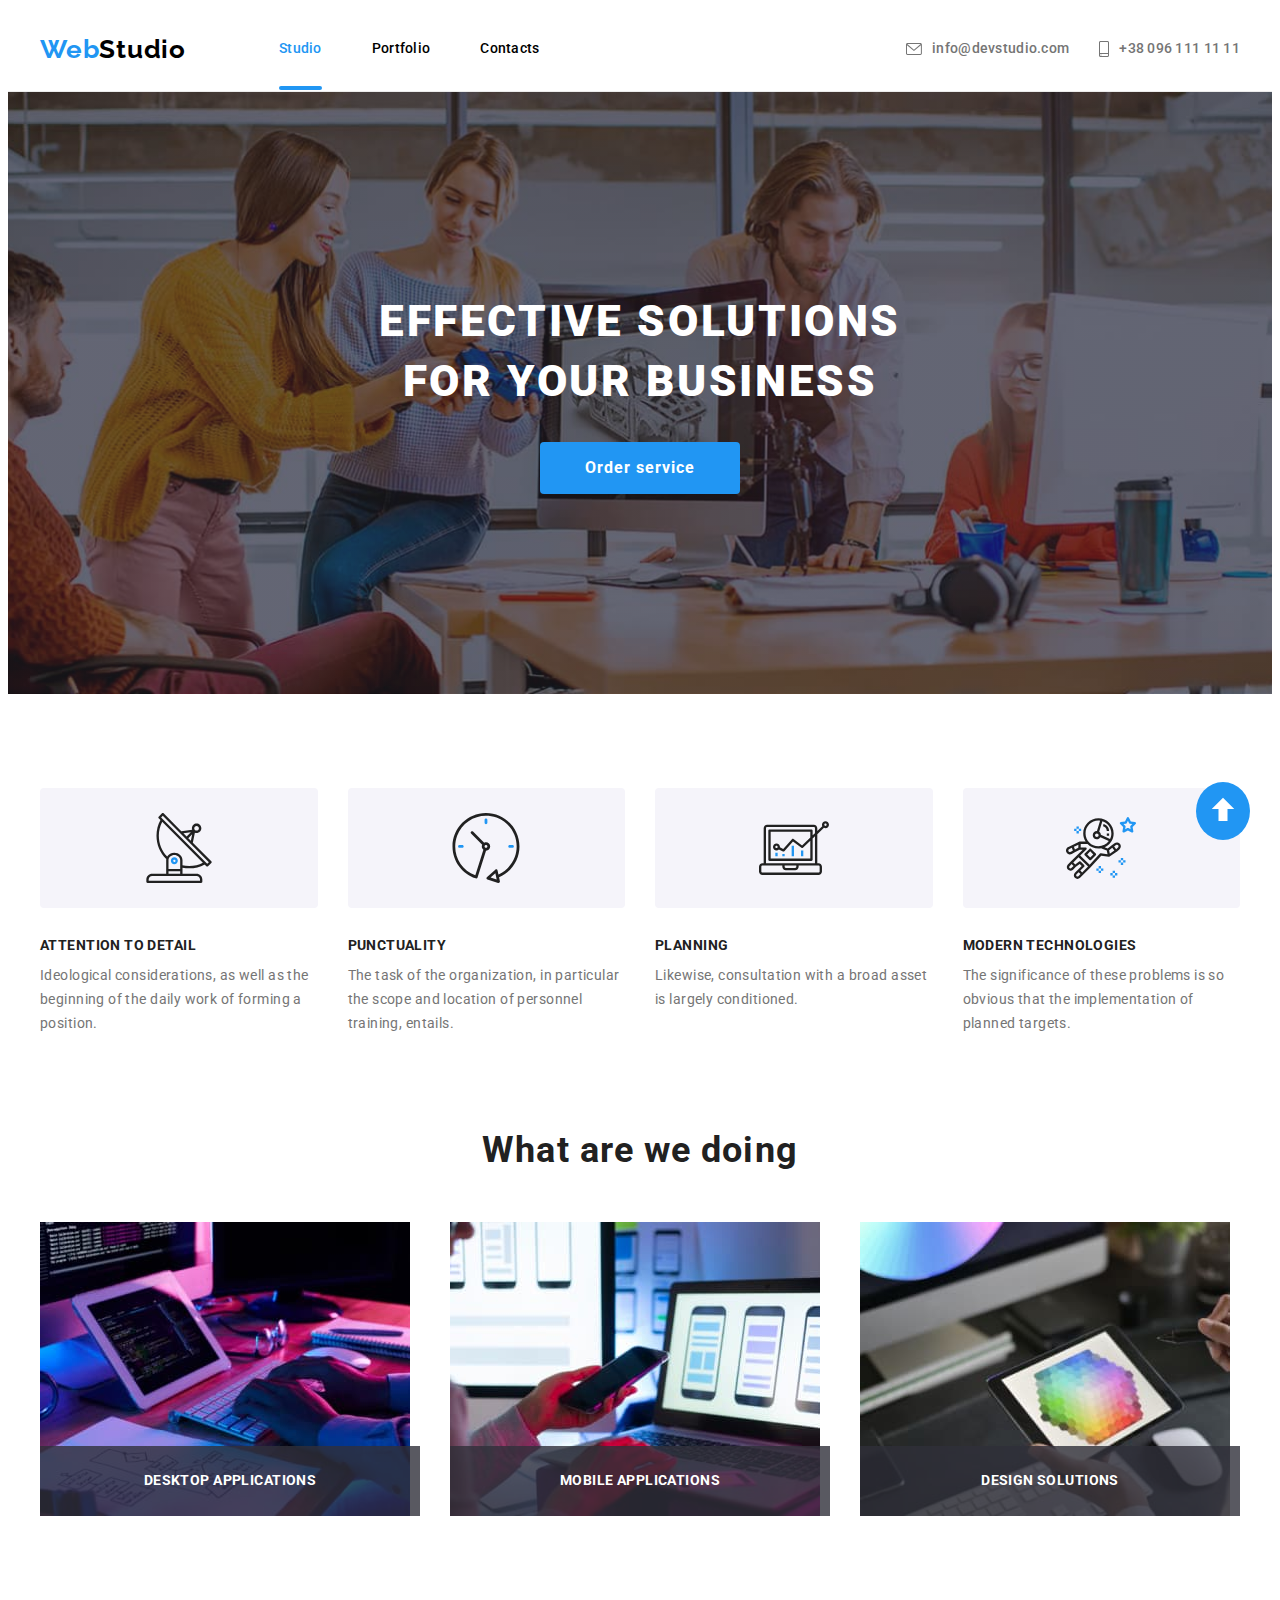
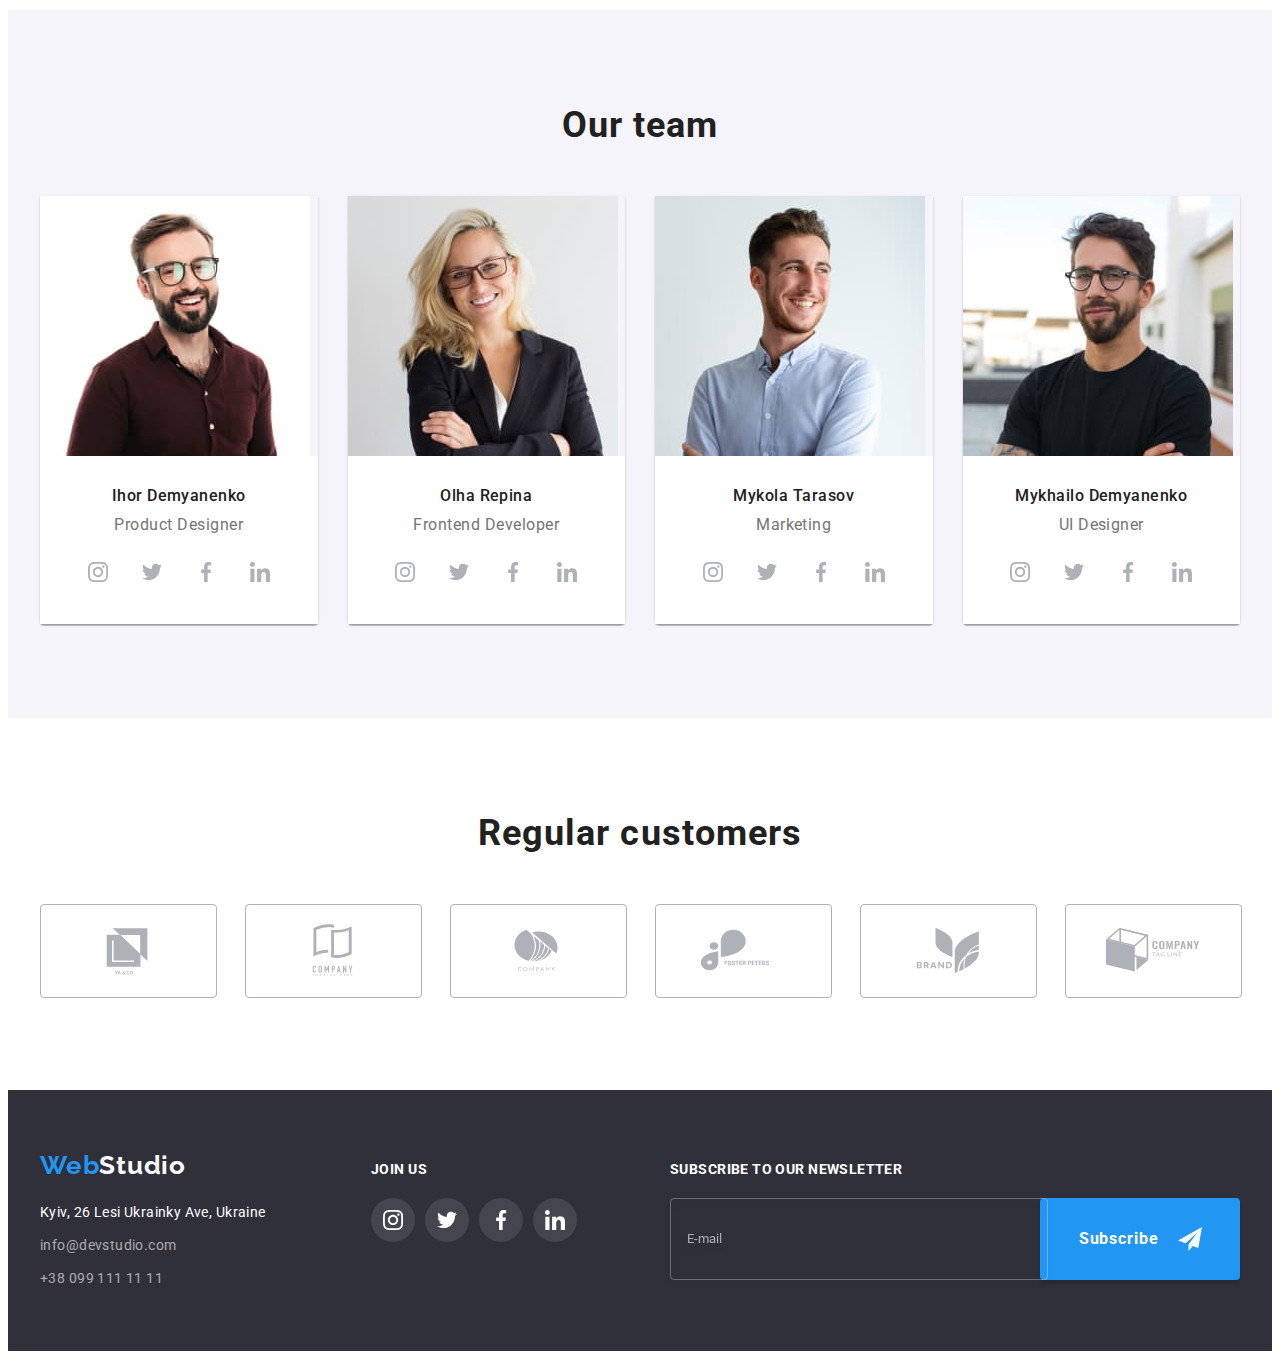
<file: index.html>
<!DOCTYPE html>
<html lang="ru">
  <head>
    <meta charset="UTF-8" />
    <meta http-equiv="X-UA-Compatible" content="IE=edge" />
    <meta name="viewport" content="width=device-width, initial-scale=1.0" />
    <link type="Image/x-icon" href="images/favicon.ico" rel="icon" />
    <link
      href="https://fonts.googleapis.com/css2?family=Raleway:wght@700&family=Roboto:wght@400;500;700;900&display=swap"
      rel="stylesheet"
    />
    <link
      rel="stylesheet"
      href="https://cdnjs.cloudflare.com/ajax/libs/modern-normalize/1.1.0/modern-normalize.min.css"
      integrity="sha512-wpPYUAdjBVSE4KJnH1VR1HeZfpl1ub8YT/NKx4PuQ5NmX2tKuGu6U/JRp5y+Y8XG2tV+wKQpNHVUX03MfMFn9Q=="
      crossorigin="anonymous"
      referrerpolicy="no-referrer"
    />
    <link rel="stylesheet" href="./css/main.css" />
    <title>WebStudio | Home</title>
  </head>
  <body>
    <!-- header -->
    <header class="header" id="header">
      <div class="container header__container">
        <a href="./index.html" class="logo"
          >Web<span class="logo__text logo__text--dark">Studio</span></a
        >
        <nav class="header-nav">
          <ul class="site-nav header-nav__site-nav">
            <li class="site-nav__item">
              <a
                href="./index.html"
                class="site-nav__link site-nav__link--current"
                >Studio</a
              >
            </li>
            <li class="site-nav__item">
              <a href="./portfolio.html" class="site-nav__link">Portfolio</a>
            </li>
            <li class="site-nav__item">
              <a href="#contacts" class="site-nav__link contacts-link"
                >Contacts</a
              >
            </li>
          </ul>
        </nav>

        <ul class="contacts header-nav__contacts">
          <li class="contacts__item">
            <a href="mailto:info@devstudio.com" class="contacts__link">
              <svg class="contacts__icon" width="16" height="12">
                <use href="./images/symbol-defs.svg#icon-envelope"></use>
              </svg>
              info@devstudio.com
            </a>
          </li>
          <li class="contacts__item">
            <a
              href="tel:+380961111111"
              class="contacts__link contacts__link--current"
            >
              <svg class="contacts__icon" width="10" height="16">
                <use href="./images/symbol-defs.svg#icon-smartphone"></use>
              </svg>
              +38 096 111 11 11
            </a>
          </li>
        </ul>
        <button type="button" class="menu-open-btn">
          <svg class="menu-btn__icon" width="40" height="40">
            <use href="./images/symbol-defs.svg#icon-menu"></use>
          </svg>
        </button>
        <div class="mob-menu">
          <div class="container mob-menu__container">
            <button type="button" class="menu-close-btn">
              <svg class="menu-close__icon" width="40" height="40">
                <use href="./images/symbol-defs.svg#icon-close-menu"></use>
              </svg>
            </button>
            <ul class="mob-nav">
              <li class="mob-nav__item">
                <a
                  href="./index.html"
                  class="mob-nav__link mob-nav__link--current"
                  >Studio</a
                >
              </li>
              <li class="mob-nav__item">
                <a href="./portfolio.html" class="mob-nav__link">Portfolio</a>
              </li>
              <li class="mob-nav__item">
                <a href="#contacts" class="mob-nav__link mob-nav__contact"
                  >Contacts</a
                >
              </li>
            </ul>
            <div class="contacts-wrap">
              <ul class="contacts-mob">
                <li class="contacts-mob__item">
                  <a
                    href="mailto:info@devstudio.com"
                    class="contacts-mob__link"
                  >
                    info@devstudio.com
                  </a>
                </li>
                <li class="contacts-mob__item">
                  <a
                    href="tel:+380961111111"
                    class="contacts-mob__link contacts-mob__link--current"
                  >
                    +38 096 111 11 11
                  </a>
                </li>
              </ul>
              <ul class="social-media">
                <li class="social-media__item">
                  <a
                    class="social-media__link"
                    href="Instagram.com"
                    target="_blank"
                    rel="noreferrer noopener"
                    >Instagram</a
                  >
                </li>
                <li class="social-media__item">
                  <a
                    class="social-media__link"
                    href="Twitter.com"
                    target="_blank"
                    rel="noreferrer noopener"
                    >Twitter</a
                  >
                </li>
                <li class="social-media__item">
                  <a
                    class="social-media__link"
                    href="Facebook.com"
                    target="_blank"
                    rel="noreferrer noopener"
                    >Facebook</a
                  >
                </li>
                <li class="social-media__item">
                  <a
                    class="social-media__link"
                    href="Linkedln.com"
                    target="_blank"
                    rel="noreferrer noopener"
                    >Linkedln</a
                  >
                </li>
              </ul>
            </div>
          </div>
        </div>
      </div>
    </header>

    <!-- main-->
    <main>
      <!-- Hero Section" -->
      <section class="hero">
        <div class="container">
          <h1 class="hero__title">
            Effective solutions <br />for your business
          </h1>
          <button data-modal-open class="hero__btn">Order service</button>
        </div>
      </section>

      <!-- Features section -->
      <section class="section">
        <div class="container">
          <h2 class="section__title section__title--visually-hidden">
            Features of the WebStudio
          </h2>
          <ul class="features">
            <li class="features__item">
              <div class="features__meta">
                <svg class="features__icon" width="70" height="70">
                  <use href="./images/symbol-defs.svg#icon-antenna"></use>
                </svg>
              </div>
              <h3 class="features__title">Attention to detail</h3>
              <p class="features__text">
                Ideological considerations, as well as the beginning of the
                daily work of forming a position.
              </p>
            </li>
            <li class="features__item">
              <div class="features__meta">
                <svg class="features__icon" width="70" height="70">
                  <use href="./images/symbol-defs.svg#icon-clock"></use>
                </svg>
              </div>
              <h3 class="features__title">Punctuality</h3>
              <p class="features__text">
                The task of the organization, in particular the scope and
                location of personnel training, entails.
              </p>
            </li>
            <li class="features__item">
              <div class="features__meta">
                <svg class="features__icon" width="70" height="70">
                  <use href="./images/symbol-defs.svg#icon-diagram"></use>
                </svg>
              </div>
              <h3 class="features__title">Planning</h3>
              <p class="features__text">
                Likewise, consultation with a broad asset is largely
                conditioned.
              </p>
            </li>
            <li class="features__item">
              <div class="features__meta">
                <svg class="features__icon" width="70" height="70">
                  <use href="./images/symbol-defs.svg#icon-astronaut"></use>
                </svg>
              </div>
              <h3 class="features__title">Modern technologies</h3>
              <p class="features__text">
                The significance of these problems is so obvious that the
                implementation of planned targets.
              </p>
            </li>
          </ul>
        </div>
      </section>

      <!-- What are we doing section -->
      <section class="section section--no-padding-top section--is-hidden">
        <div class="container">
          <h2 class="section__title">What are we doing</h2>
          <ul class="about">
            <li class="about__item">
              <picture>
                <source
                  srcset="
                    ./images/about/about1-desk.jpg    1x,
                    ./images/about/about1-desk-2x.jpg 2x
                  "
                  media="(min-width:1200px)"
                />
                <img
                  src="./images/about/about1-desk.jpg"
                  alt="development process"
                  class="about__image"
                />
              </picture>
              <p class="about__overlay-text">Desktop applications</p>
            </li>
            <li class="about__item">
              <picture>
                <source
                  srcset="
                    ./images/about/about2-desk.jpg    1x,
                    ./images/about/about2-desk-2x.jpg 2x
                  "
                  media="(min-width:1200px)"
                />
                <img
                  src="./images/about/about2-desk.jpg"
                  alt="mobile application development"
                  class="about__image"
                />
              </picture>
              <p class="about__overlay-text">Mobile applications</p>
            </li>
            <li class="about__item">
              <picture>
                <source
                  srcset="
                    ./images/about/about3-desk.jpg    1x,
                    ./images/about/about3-desk-2x.jpg 2x
                  "
                  media="(min-width:1200px)"
                />
                <img
                  src="./images/about/about3-desk.jpg "
                  alt="color selection for web design"
                  class="about__image"
                />
              </picture>
              <p class="about__overlay-text">Design solutions</p>
            </li>
          </ul>
        </div>
      </section>

      <!-- Our team section -->
      <section class="section section--another-background">
        <div class="container">
          <h2 class="section__title">Our team</h2>
          <ul class="team">
            <li class="team__item">
              <picture>
                <source
                  srcset="
                    ./images/team/ihor/ihor-desk.jpg    1x,
                    ./images/team/ihor/ihor-desk-2x.jpg 2x
                  "
                  media="(min-width:1200px)"
                />
                <source
                  srcset="
                    ./images/team/ihor/ihor-tab.jpg    1x,
                    ./images/team/ihor/ihor-tab-2x.jpg 2x
                  "
                  media="(min-width:768px)"
                />
                <source
                  srcset="
                    ./images/team/ihor/ihor-mob.jpg    1x,
                    ./images/team/ihor/ihor-mob-2x.jpg 2x
                  "
                  media="(max-width:767px)"
                />
                <img
                  src="./images/team/ihor/ihor-desk.jpg"
                  alt="Photo: Ihor Demyanenko"
                  class="team__image"
                />
              </picture>
              <div class="team-box team__team-box">
                <h3 class="team-box__title">Ihor Demyanenko</h3>
                <p lang="en" class="team-box__text">Product Designer</p>
                <ul class="social">
                  <li class="social__item">
                    <a
                      href="Instagram.com"
                      target="_blank"
                      rel="noreferrer noopener"
                      class="social__link"
                    >
                      <svg class="social__icon" width="20" height="20">
                        <use
                          href="./images/symbol-defs.svg#icon-instagram"
                        ></use></svg
                    ></a>
                  </li>
                  <li class="social__item">
                    <a
                      href="Twitter.com"
                      target="_blank"
                      rel="noreferrer noopener"
                      class="social__link"
                    >
                      <svg class="social__icon" width="20" height="20">
                        <use
                          href="./images/symbol-defs.svg#icon-twitter"
                        ></use></svg
                    ></a>
                  </li>
                  <li class="social__item">
                    <a
                      href="Facebook.com"
                      target="_blank"
                      rel="noreferrer noopener"
                      class="social__link"
                    >
                      <svg class="social__icon" width="20" height="20">
                        <use
                          href="./images/symbol-defs.svg#icon-facebook"
                        ></use></svg
                    ></a>
                  </li>
                  <li class="social__item">
                    <a
                      href="Linkedin.com"
                      target="_blank"
                      rel="noreferrer noopener"
                      class="social__link"
                    >
                      <svg class="social__icon" width="20" height="20">
                        <use
                          href="./images/symbol-defs.svg#icon-linkedin"
                        ></use></svg
                    ></a>
                  </li>
                </ul>
              </div>
            </li>
            <li class="team__item">
              <picture>
                <source
                  srcset="
                    ./images/team/olha/olha-desk.jpg    1x,
                    ./images/team/olha/olha-desk-2x.jpg 2x
                  "
                  media="(min-width:1200px)"
                />
                <source
                  srcset="
                    ./images/team/olha/olha-tab.jpg    1x,
                    ./images/team/olha/olha-tab-2x.jpg 2x
                  "
                  media="(min-width:768px)"
                />
                <source
                  srcset="
                    ./images/team/olha/olha-mob.jpg    1x,
                    ./images/team/olha/olha-mob-2x.jpg 2x
                  "
                  media="(max-width:767px)"
                />
                <img
                  src="./images/team/olha/olha-desk.jpg"
                  alt="Photo : Olha Repina"
                  class="team__image"
                />
              </picture>
              <div class="team-box team__team-box">
                <h3 class="team-box__title">Olha Repina</h3>
                <p lang="en" class="team-box__text">Frontend Developer</p>
                <ul class="social">
                  <li class="social__item">
                    <a
                      href="Instagram.com"
                      target="_blank"
                      rel="noreferrer noopener"
                      class="social__link"
                    >
                      <svg class="social__icon" width="20" height="20">
                        <use
                          href="./images/symbol-defs.svg#icon-instagram"
                        ></use></svg
                    ></a>
                  </li>
                  <li class="social__item">
                    <a
                      href="Twitter.com"
                      target="_blank"
                      rel="noreferrer noopener"
                      class="social__link"
                    >
                      <svg class="social__icon" width="20" height="20">
                        <use
                          href="./images/symbol-defs.svg#icon-twitter"
                        ></use></svg
                    ></a>
                  </li>
                  <li class="social__item">
                    <a
                      href="Facebook.com"
                      target="_blank"
                      rel="noreferrer noopener"
                      class="social__link"
                    >
                      <svg class="social__icon" width="20" height="20">
                        <use
                          href="./images/symbol-defs.svg#icon-facebook"
                        ></use></svg
                    ></a>
                  </li>
                  <li class="social__item">
                    <a
                      href="Linkedin.com"
                      target="_blank"
                      rel="noreferrer noopener"
                      class="social__link"
                    >
                      <svg class="social__icon" width="20" height="20">
                        <use
                          href="./images/symbol-defs.svg#icon-linkedin"
                        ></use></svg
                    ></a>
                  </li>
                </ul>
              </div>
            </li>
            <li class="team__item">
              <picture>
                <source
                  srcset="
                    ./images/team/nikolai/nikolai-desk.jpg    1x,
                    ./images/team/nikolai/nikolai-desk-2x.jpg 2x
                  "
                  media="(min-width:1200px)"
                />
                <source
                  srcset="
                    ./images/team/nikolai/nikolai-tab.jpg    1x,
                    ./images/team/nikolai/nikolai-tab-2x.jpg 2x
                  "
                  media="(min-width:768px)"
                />
                <source
                  srcset="
                    ./images/team/nikolai/nikolai-mob.jpg    1x,
                    ./images/team/nikolai/nikolai-mob-2x.jpg 2x
                  "
                  media="(max-width:767px)"
                />
                <img
                  src="./images/team/nikolai/nikolai-desk.jpg "
                  alt="Photo : Mykola Tarasov"
                  class="team__image"
                />
              </picture>
              <div class="team-box team__team-box">
                <h3 class="team-box__title">Mykola Tarasov</h3>
                <p lang="en" class="team-box__text">Marketing</p>
                <ul class="social">
                  <li class="social__item">
                    <a
                      href="Instagram.com"
                      target="_blank"
                      rel="noreferrer noopener"
                      class="social__link"
                    >
                      <svg class="social__icon" width="20" height="20">
                        <use
                          href="./images/symbol-defs.svg#icon-instagram"
                        ></use></svg
                    ></a>
                  </li>
                  <li class="social__item">
                    <a
                      href="Twitter.com"
                      target="_blank"
                      rel="noreferrer noopener"
                      class="social__link"
                    >
                      <svg class="social__icon" width="20" height="20">
                        <use
                          href="./images/symbol-defs.svg#icon-twitter"
                        ></use></svg
                    ></a>
                  </li>
                  <li class="social__item">
                    <a
                      href="Facebook.com"
                      target="_blank"
                      rel="noreferrer noopener"
                      class="social__link"
                    >
                      <svg class="social__icon" width="20" height="20">
                        <use
                          href="./images/symbol-defs.svg#icon-facebook"
                        ></use></svg
                    ></a>
                  </li>
                  <li class="social__item">
                    <a
                      href="Linkedin.com"
                      target="_blank"
                      rel="noreferrer noopener"
                      class="social__link"
                    >
                      <svg class="social__icon" width="20" height="20">
                        <use
                          href="./images/symbol-defs.svg#icon-linkedin"
                        ></use></svg
                    ></a>
                  </li>
                </ul>
              </div>
            </li>
            <li class="team__item">
              <picture>
                <source
                  srcset="
                    ./images/team/mikhail/mikhail-desk.jpg    1x,
                    ./images/team/mikhail/mikhail-desk-2x.jpg 2x
                  "
                  media="(min-width:1200px)"
                />
                <source
                  srcset="
                    ./images/team/mikhail/mikhail-tab.jpg    1x,
                    ./images/team/mikhail/mikhail-tab-2x.jpg 2x
                  "
                  media="(min-width:768px)"
                />
                <source
                  srcset="
                    ./images/team/mikhail/mikhail-mob.jpg    1x,
                    ./images/team/mikhail/mikhail-mob-2x.jpg 2x
                  "
                  media="(max-width:767px)"
                />
                <img
                  src="./images/team/mikhail/mikhail-desk.jpg"
                  alt="Photo : Mykhailo Demyanenko"
                  class="team__image"
                />
              </picture>

              <div class="team-box team__team-box">
                <h3 class="team-box__title">Mykhailo Demyanenko</h3>
                <p lang="en" class="team-box__text">UI Designer</p>
                <ul class="social">
                  <li class="social__item">
                    <a
                      class="social__link"
                      href="Instagram.com"
                      target="_blank"
                      rel="noreferrer noopener"
                    >
                      <svg class="social__icon" width="20" height="20">
                        <use
                          href="./images/symbol-defs.svg#icon-instagram"
                        ></use></svg
                    ></a>
                  </li>
                  <li class="social__item">
                    <a
                      class="social__link"
                      href="Twitter.com"
                      target="_blank"
                      rel="noreferrer noopener"
                    >
                      <svg class="social__icon" width="20" height="20">
                        <use
                          href="./images/symbol-defs.svg#icon-twitter"
                        ></use></svg
                    ></a>
                  </li>
                  <li class="social__item">
                    <a
                      class="social__link"
                      href="Facebook.com"
                      target="_blank"
                      rel="noreferrer noopener"
                    >
                      <svg class="social__icon" width="20" height="20">
                        <use
                          href="./images/symbol-defs.svg#icon-facebook"
                        ></use></svg
                    ></a>
                  </li>
                  <li class="social__item">
                    <a
                      class="social__link"
                      href="Linkedin.com"
                      target="_blank"
                      rel="noreferrer noopener"
                    >
                      <svg class="social__icon" width="20" height="20">
                        <use
                          href="./images/symbol-defs.svg#icon-linkedin"
                        ></use></svg
                    ></a>
                  </li>
                </ul>
              </div>
            </li>
          </ul>
        </div>
      </section>

      <!-- Regular customers section" -->
      <section class="section">
        <div class="container">
          <h2 class="section__title">Regular customers</h2>
          <ul class="clients">
            <li class="clients__item">
              <a
                class="clients__link"
                href=""
                target="_blank"
                rel="noreferrer noopener"
              >
                <svg class="clients__icon" width="106" height="60">
                  <use href="./images/symbol-defs.svg#icon-logo1"></use>
                </svg>
              </a>
            </li>
            <li class="clients__item">
              <a
                class="clients__link"
                href=""
                target="_blank"
                rel="noreferrer noopener"
                ><svg class="clients__icon" width="106" height="60">
                  <use href="./images/symbol-defs.svg#icon-logo2"></use></svg
              ></a>
            </li>
            <li class="clients__item">
              <a
                class="clients__link"
                href=""
                target="_blank"
                rel="noreferrer noopener"
                ><svg class="clients-list__icon" width="106" height="60">
                  <use href="./images/symbol-defs.svg#icon-logo3"></use></svg
              ></a>
            </li>
            <li class="clients__item">
              <a
                class="clients__link"
                href=""
                target="_blank"
                rel="noreferrer noopener"
                ><svg class="clients__icon" width="106" height="60">
                  <use href="./images/symbol-defs.svg#icon-logo4"></use></svg
              ></a>
            </li>
            <li class="clients__item">
              <a
                class="clients__link"
                href=""
                target="_blank"
                rel="noreferrer noopener"
                ><svg class="clients__icon" width="106" height="60">
                  <use href="./images/symbol-defs.svg#icon-logo5"></use></svg
              ></a>
            </li>
            <li class="clients__item">
              <a
                class="clients__link"
                href=""
                target="_blank"
                rel="noreferrer noopener"
                ><svg class="clients__icon" width="106" height="60">
                  <use href="./images/symbol-defs.svg#icon-logo6"></use></svg
              ></a>
            </li>
          </ul>
        </div>
      </section>
    </main>

    <!-- footer -->
    <footer class="footer" id="contacts">
      <div class="container blocks">
        <div class="footer-wrap">
          <div class="footer-contacts footer__footer-contacts">
            <a href="./index.html" class="logo footer-contacts__logo"
              >Web<span class="logo-text logo-text--light">Studio</span></a
            >
            <address class="address">
              <ul class="address-list">
                <li class="address-list__item">
                  <a
                    href="https://goo.gl/maps/TXbuBhdWPS78tGni8"
                    target="_blank"
                    rel="noreferrer noopener"
                    class="address-list__link address-list__link--white"
                  >
                    Kyiv, 26 Lesi Ukrainky Ave, Ukraine
                  </a>
                </li>
                <li class="address-list__item">
                  <a
                    href="mailto:info@devstudio.com"
                    class="address-list__link address-list__link--grey"
                    >info@devstudio.com
                  </a>
                </li>
                <li class="address-list__item">
                  <a
                    href="tel:+380991111111"
                    class="address-list__link address-list__link--grey"
                    >+38 099 111 11 11</a
                  >
                </li>
              </ul>
            </address>
          </div>
          <div class="footer-social footer__footer-social">
            <h2 class="footer-social__title">Join us</h2>
            <ul class="soc-list">
              <li class="soc-list__item">
                <a
                  href="Instagram.com"
                  target="_blank"
                  rel="noreferrer noopener"
                  class="soc-list__link"
                >
                  <svg class="soc-list__icon" width="20" height="20">
                    <use
                      href="./images/symbol-defs.svg#icon-instagram"
                    ></use></svg
                ></a>
              </li>
              <li class="soc-list__item">
                <a
                  href="Twitter.com"
                  target="_blank"
                  rel="noreferrer noopener"
                  class="soc-list__link"
                >
                  <svg class="soc-list__icon" width="20" height="20">
                    <use
                      href="./images/symbol-defs.svg#icon-twitter"
                    ></use></svg
                ></a>
              </li>
              <li class="soc-list__item">
                <a
                  href="Facebook.com"
                  target="_blank"
                  rel="noreferrer noopener"
                  class="soc-list__link"
                >
                  <svg class="soc-list__icon" width="20" height="20">
                    <use
                      href="./images/symbol-defs.svg#icon-facebook"
                    ></use></svg
                ></a>
              </li>
              <li class="soc-list__item">
                <a
                  href="Linkedin.com"
                  target="_blank"
                  rel="noreferrer noopener"
                  class="soc-list__link"
                >
                  <svg class="soc-list__icon" width="20" height="20">
                    <use href="./images/symbol-defs.svg#icon-linkedin"></use>
                  </svg>
                </a>
              </li>
            </ul>
          </div>
        </div>

        <div class="follow">
          <p class="follow__text">Subscribe to our newsletter</p>
          <form class="form">
            <div class="form__field">
              <label for="follow" class="form__label"></label>
              <input
                type="email"
                name="email"
                id="follow"
                placeholder="E-mail"
                class="form__input"
                minlength="5"
                required
              />
            </div>
            <button type="submit" class="follow-btn">
              Subscribe
              <svg width="24" height="24">
                <use href="./images/symbol-defs.svg#icon-btn-follow"></use>
              </svg>
            </button>
          </form>
        </div>
      </div>
    </footer>

    <!-- Button anchor -->
    <div>
      <a href="#header" class="btn-anchor">
        <svg width="24" height="24" class="btn-anchor__icon">
          <use href="./images/symbol-defs.svg#icon-arrow-up"></use>
        </svg>
      </a>
    </div>

    <!-- Modal window -->
    <div class="backdrop is-hidden" data-modal>
      <div class="modal">
        <button type="button" class="btn-close" data-modal-close>
          <svg class="btn-close__icon" width="18" height="18">
            <use href="./images/symbol-defs.svg#icon-close"></use>
          </svg>
        </button>
        <p class="modal__title">
          Leave your information and we will call you back
        </p>
        <form class="modal-form">
          <ul class="modal-form__list">
            <li class="modal-form__item">
              <label for="user-name" class="modal-form__label">Name</label>
              <div class="input-wrap">
                <input
                  type="text"
                  name="name"
                  id="user-name"
                  placeholder=" "
                  class="input-wrap__input"
                  required
                  minlength="2"
                />
                <svg class="input-wrap__icon" width="18" height="18">
                  <use href="./images/symbol-defs.svg#icon-person-modal"></use>
                </svg>
              </div>
            </li>

            <li class="modal-form__item">
              <label for="user-tel" class="modal-form__label">Phone</label>
              <div class="input-wrap">
                <input
                  type="tel"
                  name="tel"
                  id="user-tel"
                  placeholder=" "
                  class="input-wrap__input"
                  required
                  minlength="5"
                  autofocus
                />
                <svg class="input-wrap__icon" width="18" height="18">
                  <use href="./images/symbol-defs.svg#icon-phone-modal"></use>
                </svg>
              </div>
            </li>
            <li class="modal-form__item">
              <label for="user-email" class="modal-form__label">E-mail</label>
              <div class="input-wrap">
                <input
                  type="email"
                  name="email"
                  id="user-email"
                  placeholder=" "
                  class="input-wrap__input"
                  required
                  minlength="5"
                />
                <svg class="input-wrap__icon" width="18" height="18">
                  <use href="./images/symbol-defs.svg#icon-email-modal"></use>
                </svg>
              </div>
            </li>
            <li class="modal-form__item">
              <label for="user-comment" class="modal-form__label"
                >Comment</label
              >
              <textarea
                name="comment"
                id="user-comment"
                class="modal-form__textarea"
                placeholder="Please enter your text"
                minlength="5"
              ></textarea>
            </li>
          </ul>
          <div class="agreement-form">
            <input
              type="checkbox"
              class="agreement-form__input visually-hidden"
              id="agreement"
              name="agreement"
              value="agreement"
              required
            />
            <label for="agreement" class="agreement-form__label">
              <span class="agreement-form__wrap">
                <svg class="agreement-form__icon" width="11" height="8">
                  <use href="./images/symbol-defs.svg#icon-check"></use>
                </svg>
              </span>
              <span class="agreement-wrap">
                I agree with the newsletter and accept&nbsp;
                <a href="" class="agreement-form__link"
                  >the terms of the agreement</a
                >
              </span>
            </label>
          </div>
          <button type="submit" class="modal-form__btn">Send</button>
        </form>
      </div>
    </div>
    <script src="./js/menu.js"></script>
    <script src="./js/modal.js"></script>
  </body>
</html>
</file>
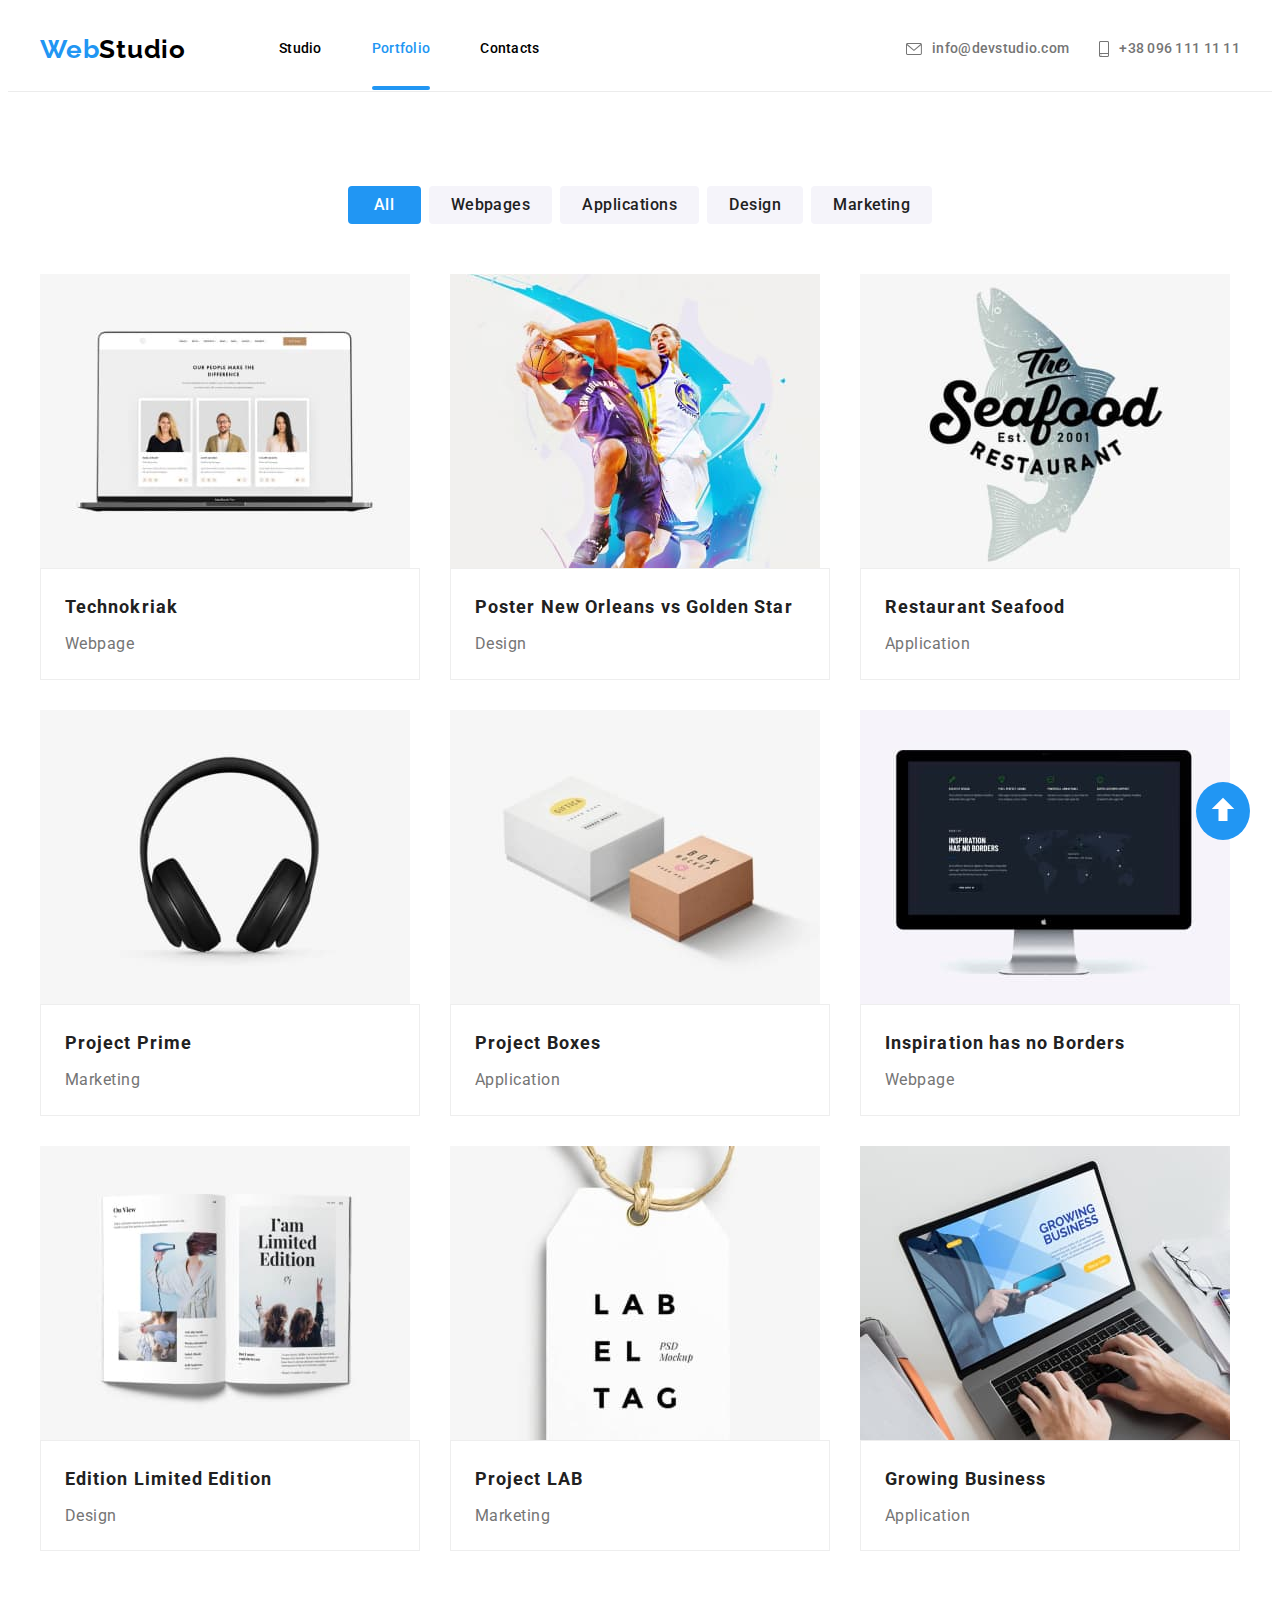
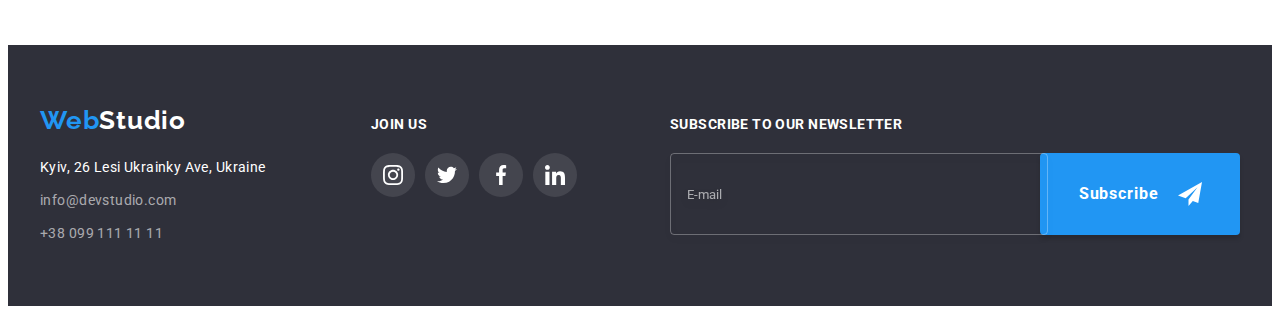
<file: portfolio.html>
<!DOCTYPE html>
<html lang="ru">
  <head>
    <meta charset="UTF-8" />
    <meta http-equiv="X-UA-Compatible" content="IE=edge" />
    <meta name="viewport" content="width=device-width, initial-scale=1.0" />
    <link type="Image/x-icon" href="images/favicon.ico" rel="icon" />
    <link
      href="https://fonts.googleapis.com/css2?family=Raleway:wght@700&family=Roboto:wght@400;500;700;900&display=swap"
      rel="stylesheet"
    />
    <link
      rel="stylesheet"
      href="https://cdnjs.cloudflare.com/ajax/libs/modern-normalize/1.1.0/modern-normalize.min.css"
      integrity="sha512-wpPYUAdjBVSE4KJnH1VR1HeZfpl1ub8YT/NKx4PuQ5NmX2tKuGu6U/JRp5y+Y8XG2tV+wKQpNHVUX03MfMFn9Q=="
      crossorigin="anonymous"
      referrerpolicy="no-referrer"
    />
    <link rel="stylesheet" href="./css/main.css" />
    <title>WebStudio | Portfolio</title>
  </head>
  <body>
    <!-- header-->
    <header class="header" id="header">
      <div class="container header__container">
        <a href="./index.html" class="logo"
          >Web<span class="logo__text logo__text--dark">Studio</span></a
        >
        <nav class="header-nav">
          <ul class="site-nav header-nav__site-nav">
            <li class="site-nav__item">
              <a href="./index.html" class="site-nav__link">Studio</a>
            </li>
            <li class="site-nav__item">
              <a
                href="./portfolio.html"
                class="site-nav__link site-nav__link--current"
                >Portfolio</a
              >
            </li>
            <li class="site-nav__item">
              <a href="#contacts" class="site-nav__link">Contacts</a>
            </li>
          </ul>
        </nav>

        <ul class="contacts header-nav__contacts">
          <li class="contacts__item">
            <a href="mailto:info@devstudio.com" class="contacts__link">
              <svg class="contacts__icon" width="16" height="12">
                <use href="./images/symbol-defs.svg#icon-envelope"></use>
              </svg>
              info@devstudio.com
            </a>
          </li>
          <li class="contacts__item">
            <a
              href="tel:+380961111111"
              class="contacts__link contacts__link--current"
            >
              <svg class="contacts__icon" width="10" height="16">
                <use href="./images/symbol-defs.svg#icon-smartphone"></use>
              </svg>
              +38 096 111 11 11
            </a>
          </li>
        </ul>
        <button type="button" class="menu-open-btn">
          <svg class="menu-btn__icon" width="40" height="40">
            <use href="./images/symbol-defs.svg#icon-menu"></use>
          </svg>
        </button>
        <div class="mob-menu">
          <div class="container mob-menu__container">
            <button type="button" class="menu-close-btn">
              <svg class="menu-close__icon" width="40" height="40">
                <use href="./images/symbol-defs.svg#icon-close-menu"></use>
              </svg>
            </button>
            <ul class="mob-nav">
              <li class="mob-nav__item">
                <a href="./index.html" class="mob-nav__link">Studio</a>
              </li>
              <li class="mob-nav__item">
                <a
                  href="./portfolio.html"
                  class="mob-nav__link mob-nav__link--current"
                  >Portfolio</a
                >
              </li>
              <li class="mob-nav__item">
               <a href="#contacts" class="mob-nav__link mob-nav__contact">Contact</a>
              </li>
            </ul>
            <div class="contacts-wrap">
              <ul class="contacts-mob">
                <li class="contacts-mob__item">
                  <a
                    href="mailto:info@devstudio.com"
                    class="contacts-mob__link"
                  >
                    info@devstudio.com
                  </a>
                </li>
                <li class="contacts-mob__item">
                  <a
                    href="tel:+380961111111"
                    class="contacts-mob__link contacts-mob__link--current"
                  >
                    +38 096 111 11 11
                  </a>
                </li>
              </ul>
              <ul class="social-media">
                <li class="social-media__item">
                  <a
                    class="social-media__link"
                    href="Instagram.com"
                    target="_blank"
                    rel="noreferrer noopener"
                    >Instagram</a
                  >
                </li>
                <li class="social-media__item">
                  <a
                    class="social-media__link"
                    href="Twitter.com"
                    target="_blank"
                    rel="noreferrer noopener"
                    >Twitter</a
                  >
                </li>
                <li class="social-media__item">
                  <a
                    class="social-media__link"
                    href="Facebook.com"
                    target="_blank"
                    rel="noreferrer noopener"
                    >Facebook</a
                  >
                </li>
                <li class="social-media__item">
                  <a
                    class="social-media__link"
                    href="Linkedln.com"
                    target="_blank"
                    rel="noreferrer noopener"
                    >Linkedln</a
                  >
                </li>
              </ul>
            </div>
          </div>
        </div>
      </div>
    </header>

    <!-- main -->
    <main>
      <section class="section">
        <div class="container">
          <h1 class="portfolio__title portfolio__title--visually-hidden">
            Portfolio
          </h1>
          <ul class="filter portfolio__filter">
            <li class="filter__item">
              <button type="button" class="filter__btn btn-current">All</button>
            </li>
            <li class="filter__item">
              <button type="button" class="filter__btn">Webpages</button>
            </li>
            <li class="filter__item">
              <button type="button" class="filter__btn">Applications</button>
            </li>
            <li class="filter__item">
              <button type="button" class="filter__btn">Design</button>
            </li>
            <li class="filter__item">
              <button type="button" class="filter__btn">Marketing</button>
            </li>
          </ul>
          <ul class="portfolio">
            <li class="portfolio__item">
              <a href="" class="portfolio__link">
                <div class="portfolio-overlay">
                  <picture>
                    <source
                      srcset="
                        ./images/portfolio/project1-desk.jpg    1x,
                        ./images/portfolio/project1-desk-2x.jpg 2x
                      "
                      media="(min-width:1200px)"
                    />
                    <source
                      srcset="
                        ./images/portfolio/project1-tab.jpg    1x,
                        ./images/portfolio/project1-tab-2x.jpg 2x
                      "
                      media="(min-width:768px)"
                    />
                    <source
                      srcset="
                        ./images/portfolio/project1-mob.jpg    1x,
                        ./images/portfolio/project1-mob-2x.jpg 2x
                      "
                      media="(max-width:767px)"
                    />
                    <img
                      src="./images/portfolio/project1-desk.jpg"
                      alt="Webpage technokriak"
                      class="portfolio-overlay__image"
                    />
                  </picture>

                  <p class="portfolio-overlay__text">
                    The resource offers comprehensive offers with different
                    levels of functionality and services. All this will allow
                    the visitor to obtain comprehensive information about the
                    company or individual.
                  </p>
                </div>
                <div class="portfolio-meta">
                  <h2 class="portfolio-meta__title">Technokriak</h2>
                  <p class="portfolio-meta__text">Webpage</p>
                </div>
              </a>
            </li>
            <li class="portfolio__item">
              <a href="" class="portfolio__link">
                <div class="portfolio-overlay">
                  <picture>
                    <source
                      srcset="
                        ./images/portfolio/project2-desk.jpg    1x,
                        ./images/portfolio/project2-desk-2x.jpg 2x
                      "
                      media="(min-width:1200px)"
                    />
                    <source
                      srcset="
                        ./images/portfolio/project2-tab.jpg    1x,
                        ./images/portfolio/project2-tab-2x.jpg 2x
                      "
                      media="(min-width:768px)"
                    />
                    <source
                      srcset="
                        ./images/portfolio/project2-mob.jpg    1x,
                        ./images/portfolio/project2-mob-2x.jpg 2x
                      "
                      media="(max-width:767px)"
                    />
                    <img
                      src="./images/portfolio/project2-desk.jpg"
                      alt="Poster New Orleans"
                      class="portfolio-overlay__image"
                    />
                  </picture>
                  <p class="portfolio-overlay__text">
                    The resource offers comprehensive offers with different
                    levels of functionality and services. All this will allow
                    the visitor to obtain comprehensive information about the
                    company or individual.
                  </p>
                </div>
                <div class="portfolio-meta">
                  <h2 class="portfolio-meta__title">
                    Poster <span lang="en">New Orleans vs Golden Star</span>
                  </h2>
                  <p class="portfolio-meta__text">Design</p>
                </div>
              </a>
            </li>
            <li class="portfolio__item">
              <a href="" class="portfolio__link">
                <div class="portfolio-overlay">
                  <picture>
                    <source
                      srcset="
                        ./images/portfolio/project3-desk.jpg    1x,
                        ./images/portfolio/project3-desk-2x.jpg 2x
                      "
                      media="(min-width:1200px)"
                    />
                    <source
                      srcset="
                        ./images/portfolio/project3-tab.jpg    1x,
                        ./images/portfolio/project3-tab-2x.jpg 2x
                      "
                      media="(min-width:768px)"
                    />
                    <source
                      srcset="
                        ./images/portfolio/project3-mob.jpg    1x,
                        ./images/portfolio/project3-mob-2x.jpg 2x
                      "
                      media="(max-width:767px)"
                    />
                    <img
                      src="./images/portfolio/project3-desk.jpg"
                      alt="Restaurant Seefood"
                      class="portfolio-overlay__image"
                    />
                  </picture>
                  <p class="portfolio-overlay__text">
                    The resource offers comprehensive offers with different
                    levels of functionality and services. All this will allow
                    the visitor to obtain comprehensive information about the
                    company or individual.
                  </p>
                </div>

                <div class="portfolio-meta">
                  <h2 class="portfolio-meta__title">
                    Restaurant <span lang="en">Seafood</span>
                  </h2>
                  <p class="portfolio-meta__text">Application</p>
                </div>
              </a>
            </li>
            <li class="portfolio__item">
              <a href="" class="portfolio__link">
                <div class="portfolio-overlay">
                  <picture>
                    <source
                      srcset="
                        ./images/portfolio/project4-desk.jpg    1x,
                        ./images/portfolio/project4-desk-2x.jpg 2x
                      "
                      media="(min-width:1200px)"
                    />
                    <source
                      srcset="
                        ./images/portfolio/project4-tab.jpg    1x,
                        ./images/portfolio/project4-tab-2x.jpg 2x
                      "
                      media="(min-width:768px)"
                    />
                    <source
                      srcset="
                        ./images/portfolio/project4-mob.jpg    1x,
                        ./images/portfolio/project4-mob-2x.jpg 2x
                      "
                      media="(max-width:767px)"
                    />
                    <img
                      src="./images/portfolio/project4-desk.jpg"
                      alt="Marketing Project Prime"
                      class="portfolio-overlay__image"
                    />
                  </picture>

                  <p class="portfolio-overlay__text">
                    The resource offers comprehensive offers with different
                    levels of functionality and services. All this will allow
                    the visitor to obtain comprehensive information about the
                    company or individual.
                  </p>
                </div>
                <div class="portfolio-meta">
                  <h2 class="portfolio-meta__title">
                    Project <span lang="en">Prime</span>
                  </h2>
                  <p class="portfolio-meta__text">Marketing</p>
                </div>
              </a>
            </li>
            <li class="portfolio__item">
              <a href="" class="portfolio__link">
                <div class="portfolio-overlay">
                  <picture>
                    <source
                      srcset="
                        ./images/portfolio/project5-desk.jpg    1x,
                        ./images/portfolio/project5-desk-2x.jpg 2x
                      "
                      media="(min-width:1200px)"
                    />
                    <source
                      srcset="
                        ./images/portfolio/project5-tab.jpg    1x,
                        ./images/portfolio/project5-tab-2x.jpg 2x
                      "
                      media="(min-width:768px)"
                    />
                    <source
                      srcset="
                        ./images/portfolio/project5-mob.jpg    1x,
                        ./images/portfolio/project5-mob-2x.jpg 2x
                      "
                      media="(max-width:767px)"
                    />
                    <img
                      src="./images/portfolio/project5-desk.jpg"
                      alt="Application Boxes"
                      class="portfolio-overlay__mage"
                    />
                  </picture>
                  <p class="portfolio-overlay__text">
                    The resource offers comprehensive offers with different
                    levels of functionality and services. All this will allow
                    the visitor to obtain comprehensive information about the
                    company or individual.
                  </p>
                </div>
                <div class="portfolio-meta">
                  <h2 class="portfolio-meta__title">
                    Project <span lang="en">Boxes</span>
                  </h2>
                  <p class="portfolio-meta__text">Application</p>
                </div>
              </a>
            </li>
            <li class="portfolio__item">
              <a href="" class="portfolio__link">
                <div class="portfolio-overlay">
                  <picture>
                    <source
                      srcset="
                        ./images/portfolio/project6-desk.jpg    1x,
                        ./images/portfolio/project6-desk-2x.jpg 2x
                      "
                      media="(min-width:1200px)"
                    />
                    <source
                      srcset="
                        ./images/portfolio/project6-tab.jpg    1x,
                        ./images/portfolio/project6-tab-2x.jpg 2x
                      "
                      media="(min-width:768px)"
                    />
                    <source
                      srcset="
                        ./images/portfolio/project6-mob.jpg    1x,
                        ./images/portfolio/project6-mob-2x.jpg 2x
                      "
                      media="(max-width:767px)"
                    />
                    <img
                      src="./images/portfolio/project6-desk.jpg"
                      alt="Webpage Inspiration has no Borders"
                      class="portfolio-overlay__image"
                    />
                  </picture>

                  <p class="portfolio-overlay__text">
                    The resource offers comprehensive offers with different
                    levels of functionality and services. All this will allow
                    the visitor to obtain comprehensive information about the
                    company or individual.
                  </p>
                </div>
                <div class="portfolio-meta">
                  <h2 lang="en" class="portfolio-meta__title">
                    Inspiration has no Borders
                  </h2>
                  <p class="portfolio-meta__text">Webpage</p>
                </div>
              </a>
            </li>
            <li class="portfolio__item">
              <a href="" class="portfolio__link">
                <div class="portfolio-overlay">
                  <picture>
                    <source
                      srcset="
                        ./images/portfolio/project7-desk.jpg    1x,
                        ./images/portfolio/project7-desk-2x.jpg 2x
                      "
                      media="(min-width:1200px)"
                    />
                    <source
                      srcset="
                        ./images/portfolio/project7-tab.jpg    1x,
                        ./images/portfolio/project7-tab-2x.jpg 2x
                      "
                      media="(min-width:768px)"
                    />
                    <source
                      srcset="
                        ./images/portfolio/project7-mob.jpg    1x,
                        ./images/portfolio/project7-mob-2x.jpg 2x
                      "
                      media="(max-width:767px)"
                    />

                    <img
                      src="./images/portfolio/project7-desk.jpg"
                      alt="Limited Edition"
                      class="portfolio-overlay__image"
                    />
                  </picture>

                  <p class="portfolio-overlay__text">
                    The resource offers comprehensive offers with different
                    levels of functionality and services. All this will allow
                    the visitor to obtain comprehensive information about the
                    company or individual.
                  </p>
                </div>
                <div class="portfolio-meta">
                  <h2 class="portfolio-meta__title">
                    Edition <span lang="en">Limited Edition</span>
                  </h2>
                  <p class="portfolio-meta__text">Design</p>
                </div>
              </a>
            </li>
            <li class="portfolio__item">
              <a href="" class="portfolio__link">
                <div class="portfolio-overlay">
                  <picture>
                    <source
                      srcset="
                        ./images/portfolio/project8-desk.jpg    1x,
                        ./images/portfolio/project8-desk-2x.jpg 2x
                      "
                      media="(min-width:1200px)"
                    />
                    <source
                      srcset="
                        ./images/portfolio/project8-tab.jpg    1x,
                        ./images/portfolio/project8-tab-2x.jpg 2x
                      "
                      media="(min-width:768px)"
                    />
                    <source
                      srcset="
                        ./images/portfolio/project8-mob.jpg    1x,
                        ./images/portfolio/project8-mob-2x.jpg 2x
                      "
                      media="(max-width:767px)"
                    />

                    <img
                      src="./images/portfolio/project8-desk.jpg"
                      alt="Маркетинг проект Лаб"
                      class="portfolio-overlay__image"
                    />
                  </picture>

                  <p class="portfolio-overlay__text">
                    The resource offers comprehensive offers with different
                    levels of functionality and services. All this will allow
                    the visitor to obtain comprehensive information about the
                    company or individual.
                  </p>
                </div>
                <div class="portfolio-meta">
                  <h2 class="portfolio-meta__title">
                    Project <span lang="en">LAB</span>
                  </h2>
                  <p class="portfolio-meta__text">Marketing</p>
                </div>
              </a>
            </li>
            <li class="portfolio__item">
              <a href="" class="portfolio__link">
                <div class="portfolio-overlay">
                  <picture>
                    <source
                      srcset="
                        ./images/portfolio/project9-desk.jpg    1x,
                        ./images/portfolio/project9-desk-2x.jpg 2x
                      "
                      media="(min-width:1200px)"
                    />
                    <source
                      srcset="
                        ./images/portfolio/project9-tab.jpg    1x,
                        ./images/portfolio/project9-tab-2x.jpg 2x
                      "
                      media="(min-width:768px)"
                    />
                    <source
                      srcset="
                        ./images/portfolio/project9-mob.jpg    1x,
                        ./images/portfolio/project9-mob-2x.jpg 2x
                      "
                      media="(max-width:767px)"
                    />

                    <img
                      src="./images/portfolio/project9-desk.jpg"
                      alt="Приложение Гроуинг Бизнес"
                      class="portfolio-overlay__image"
                    />
                  </picture>

                  <p class="portfolio-overlay__text">
                    The resource offers comprehensive offers with different
                    levels of functionality and services. All this will allow
                    the visitor to obtain comprehensive information about the
                    company or individual.
                  </p>
                </div>
                <div class="portfolio-meta">
                  <h2 lang="en" class="portfolio-meta__title">
                    Growing Business
                  </h2>
                  <p class="portfolio-meta__text">Application</p>
                </div>
              </a>
            </li>
          </ul>
        </div>
      </section>
    </main>

    <!-- footer -->
    <footer class="footer" id="contacts">
      <div class="container blocks">
        <div class="footer-wrap">
          <div class="footer-contacts footer__footer-contacts">
            <a href="./index.html" class="logo footer-contacts__logo"
              >Web<span class="logo-text logo-text--light">Studio</span></a
            >
            <address class="address">
              <ul class="address-list">
                <li class="address-list__item">
                  <a
                    href="https://goo.gl/maps/TXbuBhdWPS78tGni8"
                    target="_blank"
                    rel="noreferrer noopener"
                    class="address-list__link address-list__link--white"
                  >
                    Kyiv, 26 Lesi Ukrainky Ave, Ukraine
                  </a>
                </li>
                <li class="address-list__item">
                  <a
                    href="mailto:info@devstudio.com"
                    class="address-list__link address-list__link--grey"
                    >info@devstudio.com</a
                  >
                </li>
                <li class="address-list__item">
                  <a
                    href="tel:+380991111111"
                    class="address-list__link address-list__link--grey"
                    >+38 099 111 11 11</a
                  >
                </li>
              </ul>
            </address>
          </div>
          <div class="footer-social footer__footer-social">
            <h2 class="footer-social__title">Join us</h2>
            <ul class="soc-list">
              <li class="soc-list__item">
                <a
                  href="Instagram.com"
                  target="_blank"
                  rel="noreferrer noopener"
                  class="soc-list__link"
                >
                  <svg class="soc-list__icon" width="20" height="20">
                    <use
                      href="./images/symbol-defs.svg#icon-instagram"
                    ></use></svg
                ></a>
              </li>
              <li class="soc-list__item">
                <a
                  href="Twitter.com"
                  target="_blank"
                  rel="noreferrer noopener"
                  class="soc-list__link"
                >
                  <svg class="soc-list__icon" width="20" height="20">
                    <use
                      href="./images/symbol-defs.svg#icon-twitter"
                    ></use></svg
                ></a>
              </li>
              <li class="soc-list__item">
                <a
                  href="Facebook.com"
                  target="_blank"
                  rel="noreferrer noopener"
                  class="soc-list__link"
                >
                  <svg class="soc-list__icon" width="20" height="20">
                    <use
                      href="./images/symbol-defs.svg#icon-facebook"
                    ></use></svg
                ></a>
              </li>
              <li class="soc-list__item">
                <a
                  href="Linkedin.com"
                  target="_blank"
                  rel="noreferrer noopener"
                  class="soc-list__link"
                >
                  <svg class="soc-list__icon" width="20" height="20">
                    <use href="./images/symbol-defs.svg#icon-linkedin"></use>
                  </svg>
                </a>
              </li>
            </ul>
          </div>
        </div>

        <div class="follow">
          <p class="follow__text">Subscribe to our newsletter</p>
          <form class="form">
            <div class="form__field">
              <label for="follow" class="form__label"></label>
              <input
                type="email"
                name="email"
                id="follow"
                placeholder="E-mail"
                class="form__input"
                minlength="5"
                required
              />
            </div>
            <button type="submit" class="follow-btn">
              Subscribe
              <svg width="24" height="24">
                <use href="./images/symbol-defs.svg#icon-btn-follow"></use>
              </svg>
            </button>
          </form>
        </div>
      </div>
    </footer>

    <!-- Button anchor -->
    <div>
      <a href="#header" class="btn-anchor">
        <svg width="24" height="24" class="btn-anchor__icon">
          <use href="./images/symbol-defs.svg#icon-arrow-up"></use>
        </svg>
      </a>
    </div>

    <script src="./js/menu.js"></script>
  </body>
</html>
</file>
<file: css/main.css>
:root {
  --main-title-color: #212121;
  --accent-color: #2196f3;
  --btn-hover: #248be0;
  --logo-header-color: #000000;
  --main-text-color: #757575;
  --hero-title-color: #ffffff;
  --hero-section-bgc: #2f303a;
  --team-section-bgc: #f5f4fa;
  --footer-bgc: #2f303a;
  --logo-footer-color: #ffffff;
  --team-card-bg-color: #ffffff;
  --team-soc-icon-color: #afb1b8;
  --transition-duration: 400ms;
  --transition-timing: cubic-bezier(0.4, 0, 0.2, 1);
}

.visually-hidden {
  position: absolute;
  width: 1px;
  height: 1px;
  margin: -1px;
  border: 0;
  padding: 0;
  white-space: nowrap;
  clip-path: inset(100%);
  clip: rect(0 0 0 0);
  overflow: hidden;
}

address {
  font-style: normal;
}

h1,
h2,
h3,
h4,
h5,
h6,
p {
  margin: 0;
}

ul,
ol {
  margin: 0;
  padding-left: 0;
}

img {
  display: block;
}

a {
  text-decoration: none;
}

button {
  cursor: pointer;
}

input,
button,
textarea {
  font-family: inherit;
}

html {
  scroll-behavior: smooth;
}

body {
  font-family: Roboto, sans-serif;
  color: var(--main-color-title);
}

.container {
  padding: 0 15px;
}
@media screen and (min-width: 480px) {
  .container {
    width: 480px;
    margin: 0 auto;
  }
}
@media screen and (min-width: 768px) {
  .container {
    width: 768px;
  }
}
@media screen and (min-width: 1200px) {
  .container {
    width: 1200px;
  }
}

.section {
  padding-top: 60px;
  padding-bottom: 60px;
}
@media screen and (min-width: 1200px) {
  .section {
    padding-top: 94px;
    padding-bottom: 94px;
  }
}

.section--no-padding-top {
  padding-top: 0;
}

.section--is-hidden {
  display: none;
}
@media screen and (min-width: 1200px) {
  .section--is-hidden {
    display: block;
  }
}

.section--another-background {
  background-color: var(--team-section-bgc);
}

.section__title {
  margin-bottom: 30px;
  font-size: 28px;
  line-height: 1.18;
  text-align: center;
  letter-spacing: 0.03em;
  color: var(--main-title-color);
}
@media screen and (min-width: 1200px) {
  .section__title {
    margin-bottom: 50px;
    font-size: 36px;
    line-height: 1.17;
  }
}

.section__title--visually-hidden {
  position: absolute;
  width: 1px;
  height: 1px;
  margin: -1px;
  border: 0;
  padding: 0;
  white-space: nowrap;
  clip-path: inset(100%);
  clip: rect(0 0 0 0);
  overflow: hidden;
}

.logo {
  padding-top: 16px;
  padding-bottom: 16px;
  display: block;
  text-decoration: none;
  color: var(--accent-color);
  font-family: Raleway, sans-serif;
  font-weight: 700;
  font-size: 24px;
  line-height: 1.17;
  letter-spacing: 0.03em;
}
@media screen and (min-width: 768px) {
  .logo {
    padding-top: 26px;
    padding-bottom: 26px;
  }
}
@media screen and (min-width: 1200px) {
  .logo {
    font-size: 26px;
    line-height: 1.19;
  }
}

.logo__text--dark {
  color: var(--logo-header-color);
}

.logo-text--light {
  color: var(--logo-footer-color);
}

@media screen and (max-width: 767px) {
  .mob-menu__container {
    padding: 48px 40px;
    position: relative;
    height: 100%;
    overflow-y: auto;
    display: flex;
    flex-direction: column;
    justify-content: space-between;
  }
}

@media screen and (max-width: 767px) {
  .mob-menu {
    top: 0;
    left: 0;
    z-index: 2;
    position: fixed;
    width: 100vw;
    height: 100vh;
    background-color: #ffffff;
    transform: translateX(-100%);
    transition: transform var(--transition-duration) var(--transition-timing);
  }
  .mob-menu.is-hidden {
    transform: translateX(0);
  }
}
@media screen and (min-width: 768px) {
  .mob-menu {
    display: none;
  }
}

.menu-open-btn {
  display: block;
  margin-left: auto;
  padding: 0;
  border: none;
  background-color: transparent;
  fill: #212121;
  transition: fill var(--transition-duration) var(--transition-timing);
}
.menu-open-btn:hover, .menu-open-btn:focus {
  fill: var(--accent-color);
}
@media screen and (min-width: 768px) {
  .menu-open-btn {
    display: none;
  }
}

.menu-close-btn {
  display: block;
  position: absolute;
  top: 10px;
  right: 15px;
  margin-left: auto;
  margin-bottom: 8px;
  padding: 0;
  border: none;
  background-color: transparent;
  fill: #212121;
  transition: fill var(--transition-duration) var(--transition-timing);
}
.menu-close-btn:hover, .menu-close-btn:focus {
  fill: var(--accent-color);
}
@media screen and (min-width: 768px) {
  .menu-close-btn {
    display: none;
  }
}

.no-scroll {
  overflow: hidden;
}

.backdrop {
  position: fixed;
  z-index: 2;
  top: 0;
  left: 0;
  width: 100%;
  height: 100%;
  background-color: rgba(0, 0, 0, 0.2);
  opacity: 1;
  transition: opacity var(--transition-duration) var(--transition-duration), visibility var(--transition-duration) var(--transition-timing);
}
.backdrop.is-hidden {
  opacity: 0;
  pointer-events: none;
  visibility: hidden;
}
.backdrop.is-hidden .modal {
  opacity: 0;
}
@media screen and (max-width: 767px) {
  .backdrop {
    padding-top: 93px;
    padding-left: 15px;
    padding-right: 15px;
  }
}

.modal {
  padding: 40px;
  background-color: #ffffff;
  box-shadow: 0px 1px 3px rgba(0, 0, 0, 0.12), 0px 1px 1px rgba(0, 0, 0, 0.14), 0px 2px 1px rgba(0, 0, 0, 0.2);
  border-radius: 4px;
  transform: scale(1);
  transition: transform 300ms cubic-bezier(0.4, 0, 0.2, 1);
  max-width: 450px;
  margin-left: auto;
  margin-right: auto;
  overflow-y: auto;
}
@media screen and (min-width: 768px) {
  .modal {
    width: 450px;
    min-height: 609px;
    position: absolute;
    top: 50%;
    left: 50%;
    transition: transform var(--transition-duration) var(--transition-timing), opacity var(--transition-duration) var(--transition-timing);
    transform: translate(-50%, -50%) scale(1) rotate(0);
  }
}
@media screen and (min-width: 1200px) {
  .modal {
    min-width: 528px;
    min-height: 581px;
  }
}

.btn-close {
  display: flex;
  justify-content: center;
  align-items: center;
  width: 30px;
  height: 30px;
  position: absolute;
  right: 8px;
  top: 8px;
  background-color: #ffffff;
  border: 1px solid rgba(0, 0, 0, 0.1);
  border-radius: 50%;
  fill: #000000;
  transition: fill var(--transition-duration) var(--transition-timing);
}
.btn-close:hover, .btn-close:focus {
  fill: var(--accent-color);
}

.modal__title {
  margin-bottom: 12px;
  text-align: center;
  font-weight: 700;
  font-size: 20px;
  line-height: 1.5;
  text-align: center;
  letter-spacing: 0.03em;
  color: var(--main-title-color);
}
@media screen and (min-width: 1200px) {
  .modal__title {
    font-size: 20px;
    line-height: 1.15;
  }
}

.modal-form__list {
  list-style: none;
  margin-bottom: 20px;
}

.modal-form__item {
  display: flex;
  flex-direction: column;
}
.modal-form__item:not(:last-child) {
  margin-bottom: 10px;
}

.modal-form__label {
  margin-bottom: 4px;
  font-size: 12px;
  line-height: 1.17;
  letter-spacing: 0.01em;
  color: var(--main-text-color);
}

.input-wrap {
  position: relative;
}

.input-wrap__input {
  height: 40px;
  width: 100%;
  border: 1px solid rgba(33, 33, 33, 0.2);
  border-radius: 4px;
  outline: none;
  padding-left: 42px;
  fill: var(--main-title-color);
  transition: border-color var(--transition-duration) var(--transition-timing);
}
.input-wrap__input:hover, .input-wrap__input:focus {
  border-color: var(--accent-color);
}

.modal-form__textarea {
  max-width: 370px;
  min-height: 120px;
  resize: none;
  border: 1px solid rgba(33, 33, 33, 0.2);
  border-radius: 4px;
  padding: 12px 16px;
  outline: none;
  transition: border-color var(--transition-duration) var(--transition-timing);
  fill: var(--main-title-color);
}
@media screen and (min-width: 1200px) {
  .modal-form__textarea {
    min-width: 448px;
  }
}
.modal-form__textarea:hover, .modal-form__textarea:focus {
  border-color: var(--accent-color);
}
.modal-form__textarea::placeholder {
  font-size: 14px;
  line-height: 1.14;
  letter-spacing: 0.01em;
  color: rgba(117, 117, 117, 0.5);
}
@media screen and (min-width: 1200px) {
  .modal-form__textarea::placeholder {
    font-size: 12px;
    line-height: 1.17;
  }
}

.input-wrap__icon {
  fill: var(--main-title-color);
  position: absolute;
  top: 50%;
  left: 12px;
  transform: translateY(-50%);
}
.input-wrap__input + .input-wrap__icon {
  transition: fill var(--transition-duration) var(--transition-timing);
}
.input-wrap__input:hover + .input-wrap__icon {
  fill: var(--accent-color);
}
.input-wrap__input:focus + .input-wrap__icon {
  fill: var(--accent-color);
}

.agreement-form {
  margin-bottom: 31px;
}
@media screen and (min-width: 1200px) {
  .agreement-form {
    margin-bottom: 30px;
    display: flex;
    align-items: center;
    justify-content: center;
    font-size: 12px;
    line-height: 1.17;
  }
}

.agreement-form__label {
  display: flex;
  align-items: center;
  justify-content: center;
  font-size: 10px;
  line-height: 1.17;
  letter-spacing: 0.03em;
  color: var(--main-text-color);
}
@media screen and (min-width: 1200px) {
  .agreement-form__label {
    font-size: 13px;
    line-height: 1.71;
  }
}
.agreement-form__label .agreement-form__wrap {
  display: flex;
  align-items: center;
  justify-content: center;
  cursor: pointer;
  width: 16px;
  height: 15px;
  border: 2px solid var(--main-title-color);
  border-radius: 3px;
  margin-right: 9px;
}
.agreement-form__input + .agreement-form__label .agreement-form__wrap {
  transition: border-color var(--transition-duration) var(--transition-timing);
}
.agreement-form__input:checked + .agreement-form__label .agreement-form__wrap {
  background-color: var(--accent-color);
  border: none;
}
.agreement-form__input:hover + .agreement-form__label .agreement-form__wrap {
  border-color: var(--accent-color);
}
.agreement-form__input:focus + .agreement-form__label .agreement-form__wrap {
  border-color: var(--accent-color);
}

.agreement-form__icon {
  fill: transparent;
}
.agreement-form__input:checked + .agreement-form__label .agreement-form__icon {
  fill: var(--hero-title-color);
}

.modal-form__btn {
  display: block;
  min-width: 200px;
  border: none;
  border-radius: 4px;
  padding: 10px 55px;
  margin: 0 auto;
  font-weight: 700;
  font-size: 16px;
  line-height: 1.875;
  letter-spacing: 0.06em;
  color: var(--hero-title-color);
  background-color: var(--accent-color);
  transition: box-shadow var(--transition-duration) var(--transition-timing);
}
.modal-form__btn:hover, .modal-form__btn:focus {
  box-shadow: 0px 4px 4px rgba(0, 0, 0, 0.15);
}

.agreement-form__link {
  color: var(--accent-color);
}

.no-scroll {
  overflow: hidden;
}

.btn-anchor {
  display: none;
}
@media screen and (min-width: 480px) {
  .btn-anchor {
    display: block;
    position: fixed;
    z-index: 1;
    bottom: 60px;
    right: 30px;
    border-radius: 50%;
    padding: 15px;
    background-color: var(--accent-color);
    transition: background-color var(--transition-duration) var(--transition-timing);
  }
  .btn-anchor:hover, .btn-anchor:focus {
    background-color: var(--btn-hover);
  }
}

.btn-anchor__icon {
  fill: var(--team-card-bg-color);
}

.header {
  border-bottom: 1px solid #ececec;
}

.header__container {
  display: flex;
  align-items: center;
}
@media screen and (min-width: 768px) {
  .header__container {
    justify-content: start;
  }
}

.mob-nav {
  list-style: none;
}

.mob-nav__item {
  margin-bottom: 32px;
}

.mob-nav__link {
  text-decoration: none;
  display: block;
  font-weight: 500;
  font-size: 40px;
  line-height: 1.18;
  letter-spacing: 0.02em;
  color: var(--main-color-title);
  position: relative;
  transition: color var(--transition-duration) var(--transition-timing);
}
.mob-nav__link--current {
  color: var(--accent-color);
}
.mob-nav__link:hover, .mob-nav__link:focus {
  color: var(--accent-color);
}

.contacts-mob {
  list-style: none;
  display: flex;
  flex-direction: column-reverse;
}

.contacts-mob__item:last-child {
  margin-bottom: 32px;
}

.contacts-mob__item:not(:last-child) {
  margin-bottom: 64px;
}

.social-media {
  list-style: none;
  display: flex;
  gap: 10px;
  flex-wrap: wrap;
}

.social-media__item:not(:last-child) {
  border-right: 1px solid rgba(33, 33, 33, 0.2);
}

.social-media__link {
  margin-right: 10px;
  text-decoration: none;
  font-weight: 500;
  font-size: 18px;
  line-height: 1.22;
  letter-spacing: 0.02em;
  color: var(--accent-color);
}

/* TABLET / DESKTOP  */
@media screen and (max-width: 767px) {
  .header-nav {
    display: none;
  }
}
@media screen and (min-width: 768px) {
  .header-nav {
    display: flex;
    align-items: center;
  }
}

@media screen and (min-width: 768px) {
  .site-nav {
    list-style: none;
    display: flex;
    align-items: center;
  }
}

@media screen and (min-width: 768px) {
  .header-nav__site-nav {
    margin-left: 88px;
  }
}
@media screen and (min-width: 1200px) {
  .header-nav__site-nav {
    margin-left: 93px;
  }
}

@media screen and (min-width: 768px) {
  .site-nav__item:not(:last-child) {
    margin-right: 50px;
  }
}

@media screen and (min-width: 768px) {
  .site-nav__link {
    text-decoration: none;
    display: block;
    padding-bottom: 32px;
    padding-top: 32px;
    font-weight: 500;
    font-size: 14px;
    line-height: 1.14;
    letter-spacing: 0.02em;
    color: var(--main-color-title);
    position: relative;
    transition: color var(--transition-duration) var(--transition-timing);
  }
  .site-nav__link:hover, .site-nav__link:focus {
    color: var(--accent-color);
  }
  .site-nav__link--current {
    color: var(--accent-color);
    position: relative;
  }
  .site-nav__link--current::after {
    content: "";
    display: block;
    width: 100%;
    height: 4px;
    position: absolute;
    left: 0;
    bottom: -1px;
    background-color: var(--accent-color);
    border-radius: 2px;
  }
}

@media screen and (min-width: 768px) {
  .header-nav__contacts {
    margin-left: auto;
  }
}

@media screen and (max-width: 767px) {
  .contacts {
    display: none;
  }
}
@media screen and (min-width: 768px) {
  .contacts {
    list-style: none;
    display: flex;
    flex-direction: column;
  }
}
@media screen and (min-width: 1200px) {
  .contacts {
    flex-direction: row;
  }
}

@media screen and (min-width: 768px) {
  .contacts__item:not(:last-child) {
    margin-bottom: 10px;
  }
}
@media screen and (min-width: 1200px) {
  .contacts__item:not(:last-child) {
    margin-bottom: 0px;
    margin-right: 30px;
  }
}

@media screen and (min-width: 768px) {
  .contacts__link {
    text-decoration: none;
    display: inline-flex;
    align-items: center;
    justify-content: center;
    font-weight: 500;
    font-size: 12px;
    line-height: 1.17;
    letter-spacing: 0.02em;
    color: var(--main-text-color);
    transition: color var(--transition-duration) var(--transition-timing);
  }
  .contacts__link:hover, .contacts__link:focus {
    color: var(--accent-color);
  }
}
@media screen and (min-width: 768px) and (min-width: 1200px) {
  .contacts__link {
    padding-bottom: 32px;
    padding-top: 32px;
    font-size: 14px;
    line-height: 1.14;
  }
}

.contacts-mob__link {
  text-decoration: none;
  font-weight: 500;
  font-size: 24px;
  line-height: 1.17;
  letter-spacing: 0.02em;
  color: var(--main-text-color);
  transition: color var(--transition-duration) var(--transition-timing);
}
.contacts-mob__link:hover, .contacts-mob__link:focus {
  color: var(--accent-color);
}

.contacts-mob__link--current {
  font-weight: 500;
  font-size: 34px;
  line-height: 1.18;
  letter-spacing: 0.68px;
  color: var(--accent-color);
}

.contacts__icon {
  margin-right: 10px;
  fill: currentColor;
}

.hero {
  padding-top: 118px;
  padding-bottom: 118px;
  text-align: center;
  background-color: var(--hero-section-bgc);
  background-image: linear-gradient(to right, rgba(47, 48, 58, 0.4), rgba(47, 48, 58, 0.4)), url(../images/hero/hero-bg-mob.jpg);
  background-repeat: no-repeat;
  background-position: center;
  background-size: cover;
}
@media (min-device-pixel-ratio: 2), (min-resolution: 192dpi), (min-resolution: 2dppx) {
  .hero {
    background-image: linear-gradient(to right, rgba(47, 48, 58, 0.4), rgba(47, 48, 58, 0.4)), url(../images/hero/hero-bg-mob-2x.jpg);
  }
}
@media screen and (min-width: 768px) {
  .hero {
    background-image: linear-gradient(to right, rgba(47, 48, 58, 0.4), rgba(47, 48, 58, 0.4)), url(../images/hero/hero-bg-tab.jpg);
  }
}
@media screen and (min-width: 768px) and (min-device-pixel-ratio: 2), screen and (min-width: 768px) and (min-resolution: 192dpi), screen and (min-width: 768px) and (min-resolution: 2dppx) {
  .hero {
    background-image: linear-gradient(to right, rgba(47, 48, 58, 0.4), rgba(47, 48, 58, 0.4)), url(../images/hero/hero-bg-tab-2x.jpg);
  }
}
@media screen and (min-width: 1200px) {
  .hero {
    padding-top: 200px;
    padding-bottom: 200px;
    background-image: linear-gradient(to right, rgba(47, 48, 58, 0.4), rgba(47, 48, 58, 0.4)), url(../images/hero/hero-bg-desk.jpg);
  }
}
@media screen and (min-width: 1200px) and (min-device-pixel-ratio: 2), screen and (min-width: 1200px) and (min-resolution: 192dpi), screen and (min-width: 1200px) and (min-resolution: 2dppx) {
  .hero {
    background-image: linear-gradient(to right, rgba(47, 48, 58, 0.4), rgba(47, 48, 58, 0.4)), url(../images/hero/hero-bg-desk-2x.jpg);
  }
}

.hero__title {
  margin-bottom: 30px;
  font-weight: 900;
  font-size: 26px;
  line-height: 1.62;
  letter-spacing: 0.06em;
  text-transform: uppercase;
  color: var(--hero-title-color);
}
@media screen and (min-width: 1200px) {
  .hero__title {
    font-size: 44px;
    line-height: 1.36;
  }
}

.hero__btn {
  display: inline-block;
  border: 1px solid transparent;
  border-radius: 4px;
  padding: 10px 32px;
  min-width: 200px;
  font-family: inherit;
  font-weight: 700;
  font-size: 16px;
  line-height: 1.88;
  letter-spacing: 0.06em;
  color: var(--hero-title-color);
  background-color: var(--accent-color);
  transition: background-color var(--transition-duration) var(--transition-timing);
}
.hero__btn:hover, .hero__btn:focus {
  background-color: var(--btn-hover);
}

.features {
  list-style: none;
}
@media screen and (min-width: 768px) {
  .features {
    display: flex;
    flex-wrap: wrap;
    margin: -15px;
  }
}

@media screen and (max-width: 767px) {
  .features__item:not(:last-child) {
    margin-bottom: 30px;
  }
}
@media screen and (min-width: 768px) {
  .features__item {
    margin: 15px;
    flex-basis: calc((100% - 60px) / 2);
  }
}
@media screen and (min-width: 1200px) {
  .features__item {
    flex-basis: calc((100% - 120px) / 4);
  }
}

.features__meta {
  margin-bottom: 30px;
  height: 120px;
  display: flex;
  justify-content: center;
  align-items: center;
  background: var(--team-section-bgc);
  border-radius: 4px;
}

.features__title {
  margin-bottom: 10px;
  font-size: 14px;
  line-height: 1.14;
  letter-spacing: 0.03em;
  text-transform: uppercase;
  color: var(--main-title-color);
}
@media screen and (max-width: 767px) {
  .features__title {
    text-align: center;
  }
}

.features__text {
  font-size: 14px;
  line-height: 1.71;
  letter-spacing: 0.03em;
  color: var(--main-text-color);
}

.about {
  list-style: none;
  display: flex;
}

.about__item {
  width: calc((100% - 60px) / 3);
  margin-right: 30px;
  position: relative;
  overflow: hidden;
}
.about__item:nth-child(3n) {
  margin-right: 0;
}

.about__overlay-text {
  position: absolute;
  display: flex;
  align-items: center;
  justify-content: center;
  bottom: 0;
  height: 70px;
  width: 100%;
  font-weight: 700;
  font-size: 14px;
  line-height: 1.14;
  letter-spacing: 0.03em;
  text-transform: uppercase;
  color: var(--hero-title-color);
  background-color: rgba(47, 48, 58, 0.8);
}

.team {
  list-style: none;
}
@media screen and (min-width: 768px) {
  .team {
    display: flex;
    flex-wrap: wrap;
    margin: -15px;
  }
}

.team__item {
  box-shadow: 0px 1px 3px rgba(0, 0, 0, 0.12), 0px 1px 1px rgba(0, 0, 0, 0.14), 0px 2px 1px rgba(0, 0, 0, 0.2);
  border-radius: 0px 0px 4px 4px;
}
@media screen and (max-width: 767px) {
  .team__item:not(:last-child) {
    margin-bottom: 30px;
  }
}
@media screen and (min-width: 768px) {
  .team__item {
    margin: 15px;
    flex-basis: calc((100% - 60px) / 2);
  }
}
@media screen and (min-width: 1200px) {
  .team__item {
    flex-basis: calc((100% - 120px) / 4);
  }
}

.team__image {
  display: block;
  max-width: 100%;
}

.team__team-box {
  margin: 0;
  padding: 30px;
}

.team-box {
  text-align: center;
  background-color: var(--team-card-bg-color);
}

.team-box__title {
  margin-bottom: 10px;
  font-weight: 500;
  font-size: 16px;
  line-height: 1.19;
  text-align: center;
  letter-spacing: 0.03em;
  color: var(--main-title-color);
}

.team-box__text {
  margin-bottom: 16px;
  font-size: 16px;
  line-height: 1.19;
  text-align: center;
  letter-spacing: 0.03em;
  color: var(--main-text-color);
}

.social {
  display: flex;
  justify-content: center;
  list-style: none;
}

.social__item:not(:last-child) {
  margin-right: 10px;
}

.social__link {
  display: flex;
  justify-content: center;
  align-items: center;
  width: 44px;
  height: 44px;
  border-radius: 50%;
  align-items: center;
  fill: var(--team-soc-icon-color);
  transition: background-color var(--transition-duration) var(--transition-timing), fill var(--transition-duration) var(--transition-timing);
}
.social__link:hover, .social__link:focus {
  background-color: var(--accent-color);
  fill: var(--hero-title-color);
}

.clients {
  list-style: none;
  display: flex;
  flex-wrap: wrap;
  margin: -15px;
}

.clients__item {
  height: 92px;
  margin: 15px;
  flex-basis: calc((100% - 60px) / 2);
}
@media screen and (min-width: 768px) {
  .clients__item {
    flex-basis: calc((100% - 90px) / 3);
  }
}
@media screen and (min-width: 1200px) {
  .clients__item {
    flex-basis: calc((100% - 180px) / 6);
  }
}

.clients__link {
  display: flex;
  justify-content: center;
  align-items: center;
  width: 100%;
  height: 100%;
  border: 1px solid #afb1b8;
  border-radius: 4px;
  fill: var(--team-soc-icon-color);
  transition: border var(--transition-duration) var(--transition-timing), fill var(--transition-duration) var(--transition-timing);
}
.clients__link:hover, .clients__link:focus {
  border: 1px solid var(--accent-color);
  fill: var(--accent-color);
}

.footer {
  padding-top: 60px;
  padding-bottom: 60px;
  background-color: var(--footer-bgc);
}
.footer .logo {
  padding: 0;
}

@media screen and (min-width: 1200px) {
  .footer-contacts {
    flex-grow: 1;
  }
}

.footer-contacts__logo {
  display: block;
  margin-bottom: 20px;
}

.footer-wrap {
  margin-bottom: 60px;
}
@media screen and (min-width: 768px) {
  .footer-wrap {
    display: flex;
    justify-content: space-around;
    align-items: baseline;
    flex-grow: 1;
  }
}
@media screen and (min-width: 1200px) {
  .footer-wrap {
    margin-bottom: 0;
    margin-right: 93px;
  }
}

.blocks {
  text-align: center;
}
@media screen and (min-width: 1200px) {
  .blocks {
    display: flex;
    align-items: baseline;
    text-align: start;
  }
}

.footer__footer-contacts {
  margin-bottom: 60px;
}
@media screen and (min-width: 768px) {
  .footer__footer-contacts {
    margin-bottom: 0;
  }
}
@media screen and (min-width: 1200px) {
  .footer__footer-contacts {
    margin-right: 70px;
  }
}

.address-list {
  list-style: none;
}

.address-list__item:not(:last-child) {
  margin-bottom: 8px;
}
@media screen and (min-width: 1200px) {
  .address-list__item:not(:last-child) {
    margin-bottom: 9px;
  }
}

.address-list__link {
  text-decoration: none;
  font-size: 14px;
  line-height: 1.71;
  letter-spacing: 0.03em;
  transition: color var(--transition-duration) var(--transition-timing);
}
.address-list__link:hover, .address-list__link:focus {
  color: var(--accent-color);
}
.address-list__link--white {
  color: var(--hero-title-color);
}
.address-list__link--grey {
  color: rgba(255, 255, 255, 0.6);
}

.footer__footer-social {
  margin-bottom: 60px;
}
@media screen and (min-width: 1200px) {
  .footer__footer-social {
    margin-bottom: 0px;
  }
}

.footer-social__title {
  margin-bottom: 20px;
  font-size: 14px;
  line-height: 1.14;
  letter-spacing: 0.03em;
  text-transform: uppercase;
  color: var(--hero-title-color);
}

.soc-list {
  display: flex;
  justify-content: center;
  list-style: none;
}

.soc-list__item:not(:last-child) {
  margin-right: 10px;
}

.soc-list__link {
  text-decoration: none;
  display: flex;
  justify-content: center;
  align-items: center;
  width: 44px;
  height: 44px;
  border-radius: 50%;
  background-color: rgba(255, 255, 255, 0.1);
  align-items: center;
  fill: var(--hero-title-color);
  transition: background-color var(--transition-duration) var(--transition-timing);
}
.soc-list__link:hover, .soc-list__link:focus {
  background-color: var(--accent-color);
}

@media screen and (min-width: 1200px) {
  .form {
    display: flex;
  }
}

.follow__text {
  margin-bottom: 20px;
  font-weight: 700;
  font-size: 14px;
  line-height: 1.14;
  letter-spacing: 0.03em;
  text-transform: uppercase;
  color: var(--hero-title-color);
}

.form__field {
  margin-bottom: 20px;
  display: block;
}
@media screen and (min-width: 768px) {
  .form__field {
    margin-left: auto;
    margin-right: auto;
    width: 450px;
  }
}
@media screen and (min-width: 1200px) {
  .form__field {
    width: 358px;
    margin-right: 12px;
    margin-bottom: 0px;
  }
}

.form__input {
  width: 100%;
  height: 50px;
  padding-top: 15px;
  padding-bottom: 15px;
  padding-left: 16px;
  background-color: transparent;
  font-weight: 400;
  color: rgba(255, 255, 255, 0.6);
  border: 1px solid rgba(255, 255, 255, 0.3);
  filter: drop-shadow(0px 4px 4px rgba(0, 0, 0, 0.15));
  border-radius: 4px;
  outline: none;
}
.form__input::placeholder {
  color: rgba(255, 255, 255, 0.6);
}

.follow-btn {
  display: flex;
  text-align: center;
  align-items: center;
  justify-content: space-around;
  min-width: 200px;
  border: none;
  border-radius: 4px;
  padding: 10px 28px 10px 29px;
  margin-left: auto;
  margin-right: auto;
  font-family: inherit;
  font-weight: 700;
  font-size: 16px;
  line-height: 1.875;
  letter-spacing: 0.06em;
  color: var(--hero-title-color);
  background-color: var(--accent-color);
  box-shadow: 0px 4px 4px rgba(0, 0, 0, 0.15);
  fill: var(--hero-title-color);
  transition: background-color var(--transition-duration) var(--transition-timing);
}
.follow-btn:hover, .follow-btn:focus {
  background-color: var(--btn-hover);
}

.portfolio__title--visually-hidden {
  position: absolute;
  width: 1px;
  height: 1px;
  margin: -1px;
  border: 0;
  padding: 0;
  white-space: nowrap;
  clip-path: inset(100%);
  clip: rect(0 0 0 0);
  overflow: hidden;
}

.portfolio__filter {
  margin-bottom: 40px;
}
@media screen and (min-width: 768px) {
  .portfolio__filter {
    margin-bottom: 30px;
  }
}
@media screen and (min-width: 1200px) {
  .portfolio__filter {
    margin-bottom: 50px;
  }
}

.filter {
  list-style: none;
  display: flex;
  flex-wrap: wrap;
}
@media screen and (min-width: 768px) {
  .filter {
    justify-content: center;
  }
}

.filter__item:not(:last-child) {
  margin-right: 8px;
}
@media screen and (max-width: 767px) {
  .filter__item:nth-child(-n+3) {
    margin-bottom: 15px;
  }
}

.filter__btn {
  display: inline-block;
  border: none;
  padding: 6px 22px;
  min-width: 73px;
  border-radius: 4px;
  font-family: inherit;
  font-weight: 500;
  font-size: 16px;
  line-height: 1.63;
  text-align: center;
  letter-spacing: 0.03em;
  color: #212121;
  background-color: #f5f4fa;
  transition: color var(--transition-duration) var(--transition-timing), background-color var(--transition-duration) var(--transition-timing), box-shadow var(--transition-duration) var(--transition-timing);
}
.filter__btn:hover, .filter__btn:focus {
  color: var(--hero-title-color);
  background-color: var(--accent-color);
  box-shadow: 0px 3px 1px rgba(0, 0, 0, 0.1), 0px 1px 2px rgba(0, 0, 0, 0.08), 0px 2px 2px rgba(0, 0, 0, 0.12);
}

.portfolio {
  list-style: none;
}
@media screen and (min-width: 768px) {
  .portfolio {
    display: flex;
    flex-wrap: wrap;
    margin: -15px;
  }
}

@media screen and (max-width: 767px) {
  .portfolio__item:not(:last-child) {
    margin-bottom: 30px;
  }
}
@media screen and (min-width: 768px) {
  .portfolio__item {
    margin: 15px;
    flex-basis: calc((100% - 60px) / 2);
  }
}
@media screen and (min-width: 1200px) {
  .portfolio__item {
    flex-basis: calc((100% - 90px) / 3);
  }
}

.btn-current {
  color: var(--hero-title-color);
  background-color: var(--accent-color);
}

.portfolio-meta {
  padding: 20px 24px;
  border: 1px solid #eeeeee;
}
@media screen and (min-width: 768px) {
  .portfolio-meta {
    flex-grow: 1;
  }
}

.portfolio-meta__title {
  margin-bottom: 4px;
  font-size: 18px;
  line-height: 2;
  letter-spacing: 0.06em;
  color: var(--main-title-color);
}

.portfolio-meta__text {
  font-size: 16px;
  line-height: 1.86;
  letter-spacing: 0.03em;
  color: var(--main-text-color);
}

.portfolio__link {
  text-decoration: none;
  display: flow-root;
  transition: box-shadow var(--transition-duration) var(--transition-timing);
}
.portfolio__link:hover, .portfolio__link:focus {
  box-shadow: 0px 1px 1px rgba(0, 0, 0, 0.12), 0px 4px 4px rgba(0, 0, 0, 0.06), 1px 4px 6px rgba(0, 0, 0, 0.16);
}
@media screen and (min-width: 768px) {
  .portfolio__link {
    display: flex;
    flex-direction: column;
    height: 100%;
  }
}

.portfolio-overlay {
  position: relative;
  overflow: hidden;
}

.portfolio-overlay__image {
  display: block;
  max-width: 100%;
}

.portfolio-overlay__text {
  position: absolute;
  top: 0;
  background: rgba(33, 150, 243, 0.9);
  font-size: 18px;
  line-height: 1.56;
  letter-spacing: 0.03em;
  color: var(--hero-title-color);
  padding: 63px 24px;
  height: 100%;
  transform: translateY(100%);
  transition: transform var(--transition-duration) var(--transition-timing);
}
.portfolio__link:hover .portfolio-overlay__text, .portfolio__link:focus .portfolio-overlay__text {
  transform: translateY(0%);
}
@media screen and (max-width: 767px) {
  .portfolio-overlay__text {
    padding: 77px 24px;
  }
}
@media screen and (max-width: 767px) and (mix-width: 768px) {
  .portfolio-overlay__text {
    padding: 49px 24px;
  }
}/*# sourceMappingURL=main.css.map */
</file>
